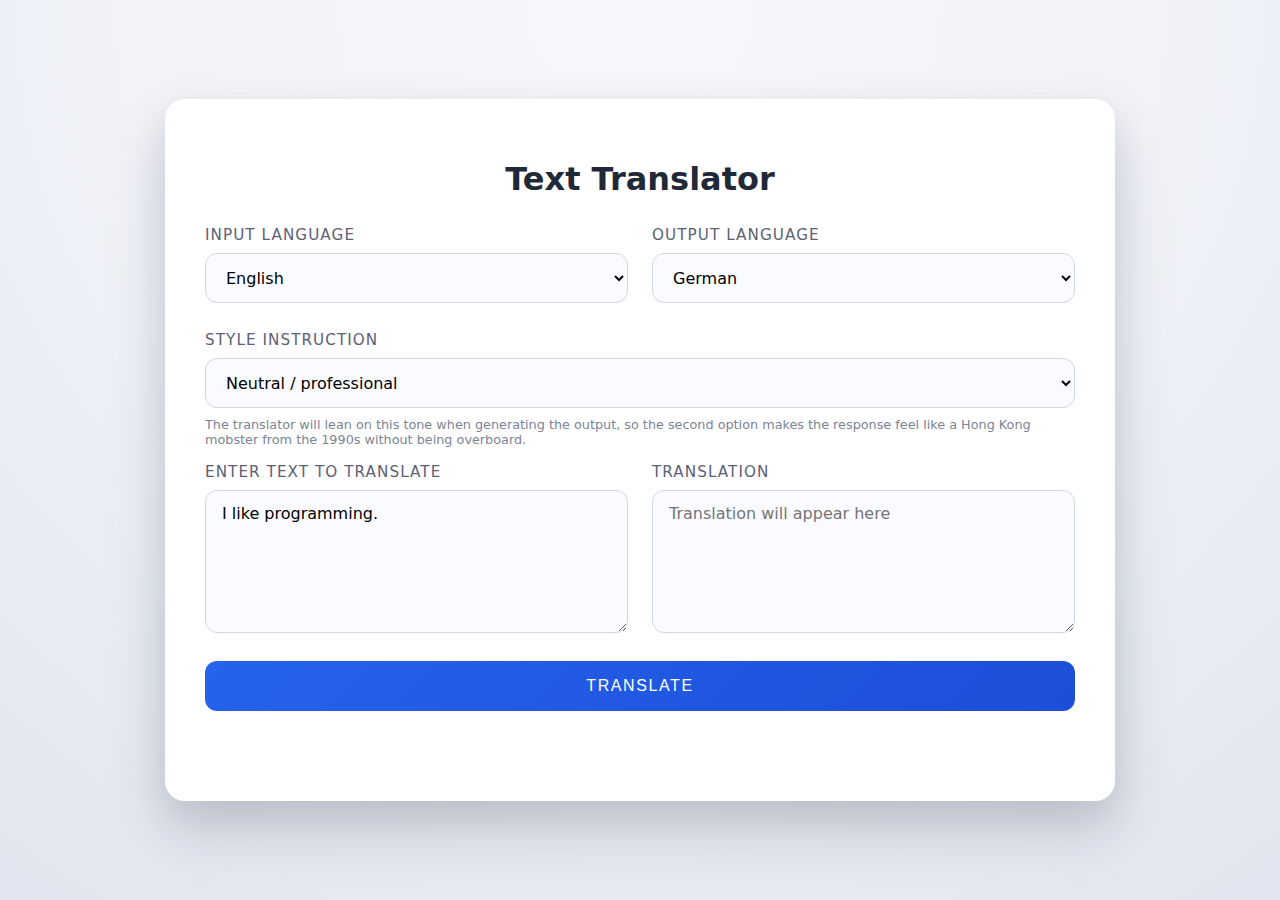
<file: index.html>
<!DOCTYPE html>
<html lang="en">
<head>
  <meta charset="UTF-8" />
  <meta name="viewport" content="width=device-width, initial-scale=1.0" />
  <title>Text Translator</title>
  <link rel="stylesheet" href="styles.css" />
</head>
<body>
  <main class="translator-shell">
    <h1>Text Translator</h1>
    <div class="translator-grid">
      <div class="field-group">
        <label for="input-lang">Input Language</label>
        <select id="input-lang">
          <option value="english">English</option>
          <option value="spanish">Spanish</option>
          <option value="french">French</option>
          <option value="chinese-mandarin">Chinese (Mandarin)</option>
        </select>
      </div>
      <div class="field-group">
        <label for="output-lang">Output Language</label>
        <select id="output-lang">
          <option value="german">German</option>
          <option value="english">English</option>
          <option value="italian">Italian</option>
          <option value="chinese-cantonese">Chinese (Cantonese)</option>
        </select>
      </div>
    </div>

    <div class="field-group style-group">
      <label for="style-select">Style instruction</label>
      <select id="style-select">
        <option value="default">Neutral / professional</option>
        <option value="hk-mafia-90s">90s Hong Kong mafia (slightly rude but controlled)</option>
      </select>
      <p class="instruction-note">
        The translator will lean on this tone when generating the output, so the second option
        makes the response feel like a Hong Kong mobster from the 1990s without being overboard.
      </p>
    </div>

    <div class="translator-grid">
      <div class="field-group textarea-group">
        <label for="input-text">Enter text to translate</label>
        <textarea id="input-text" rows="6">I like programming.</textarea>
      </div>
      <div class="field-group textarea-group">
        <label for="output-text">Translation</label>
        <textarea id="output-text" rows="6" readonly placeholder="Translation will appear here"></textarea>
      </div>
    </div>

    <button id="translate-btn">Translate</button>
    <p id="status-text" class="status-text" aria-live="polite"></p>
  </main>
  <script src="script.js"></script>
</body>
</html>
</file>
<file: styles.css>
/* Base layout */
:root {
  font-family: "Inter", system-ui, -apple-system, BlinkMacSystemFont, "Segoe UI", sans-serif;
  background-color: #f7f7f7;
  color: #1a2233;
}

* {
  box-sizing: border-box;
}

body {
  margin: 0;
  min-height: 100vh;
  display: flex;
  align-items: center;
  justify-content: center;
  background: radial-gradient(circle at top, #f6f7fb, #f1f3f8 45%, #e1e5ef 100%);
}

.translator-shell {
  width: min(950px, 90vw);
  padding: 2.5rem;
  background: #ffffff;
  border-radius: 20px;
  box-shadow: 0 30px 60px rgba(15, 23, 42, 0.15), 0 15px 35px rgba(15, 23, 42, 0.08);
}

.translator-shell h1 {
  text-align: center;
  font-size: 2rem;
  margin-bottom: 1.75rem;
  color: #1f2937;
}

.translator-grid {
  display: grid;
  gap: 1.5rem;
  grid-template-columns: repeat(auto-fit, minmax(230px, 1fr));
  margin-bottom: 1.75rem;
}

.field-group {
  display: flex;
  flex-direction: column;
  gap: 0.55rem;
}

label {
  font-size: 0.95rem;
  color: #5b6176;
  text-transform: uppercase;
  letter-spacing: 0.07em;
}

select,
textarea {
  border-radius: 12px;
  border: 1px solid #d3d7e0;
  padding: 0.85rem 1rem;
  font-size: 1rem;
  resize: vertical;
  font-family: inherit;
  background: #fafbff;
}

select:focus,
textarea:focus {
  outline: none;
  border-color: #2563eb;
  box-shadow: 0 0 0 2px rgba(37, 99, 235, 0.15);
}

textarea {
  min-height: 6.5rem;
}

.style-group {
  margin-bottom: 1rem;
}

.instruction-note {
  font-size: 0.8rem;
  color: #7b8498;
  margin: 0;
}

button {
  width: 100%;
  padding: 1rem;
  border-radius: 12px;
  border: none;
  background: linear-gradient(135deg, #2563eb, #1d4ed8);
  color: #fff;
  font-size: 1rem;
  letter-spacing: 0.1em;
  text-transform: uppercase;
  cursor: pointer;
  transition: transform 0.2s ease, box-shadow 0.2s ease;
}

button:hover {
  transform: translateY(-1px);
  box-shadow: 0 15px 30px rgba(37, 99, 235, 0.35);
}

button:disabled {
  opacity: 0.65;
  cursor: not-allowed;
  box-shadow: none;
}

.status-text {
  margin-top: 1rem;
  text-align: center;
  font-size: 0.9rem;
  color: #2563eb;
  min-height: 1.25rem;
}

@media (max-width: 600px) {
  .translator-shell {
    padding: 1.5rem;
  }
}

.image-shell {
  width: min(950px, 95vw);
  margin: 2rem auto;
  padding: 2.5rem;
  background: #ffffff;
  border-radius: 20px;
  box-shadow: 0 30px 60px rgba(15, 23, 42, 0.15), 0 15px 35px rgba(15, 23, 42, 0.08);
  display: flex;
  flex-direction: column;
  gap: 1.5rem;
}

.image-shell h1 {
  font-size: 2rem;
  color: #1f2937;
  margin: 0;
  text-align: center;
}

.image-shell p {
  margin: 0;
  color: #475569;
  text-align: center;
}

.image-form {
  display: flex;
  flex-wrap: wrap;
  gap: 1rem;
  align-items: center;
  justify-content: center;
}

.file-field {
  flex: 1;
  min-width: 220px;
  border: 2px dashed #d3d7e0;
  border-radius: 14px;
  padding: 1rem;
  text-align: center;
  cursor: pointer;
  background: #f8fafc;
  color: #475569;
  font-weight: 600;
  transition: border-color 0.2s ease;
}

.file-field:hover {
  border-color: #2563eb;
}

.file-field input {
  display: none;
}

.image-form button {
  flex: 0 0 220px;
}

.result-grid {
  display: grid;
  grid-template-columns: repeat(auto-fit, minmax(240px, 1fr));
  gap: 1.5rem;
  align-items: stretch;
}

.chart-card {
  background: #f8fafc;
  padding: 1rem;
  border-radius: 16px;
  min-height: 280px;
  display: flex;
  align-items: center;
  justify-content: center;
}

.chart-card canvas {
  width: 100% !important;
  height: 100% !important;
}

.macro-list {
  background: #fff;
  border-radius: 16px;
  border: 1px solid #e2e8f0;
  padding: 1.25rem;
  display: flex;
  flex-direction: column;
  gap: 0.75rem;
  min-height: 280px;
  box-shadow: inset 0 0 0 1px rgba(148, 163, 184, 0.1);
}

.macro-row {
  display: flex;
  justify-content: space-between;
  align-items: center;
  font-size: 1rem;
  color: #1f2937;
}

.macro-row strong {
  font-size: 1.1rem;
}

.analysis-output {
  background: #0f172a;
  color: #f1f5f9;
  border-radius: 12px;
  padding: 1rem;
  font-size: 0.9rem;
  max-height: 160px;
  overflow: auto;
  white-space: pre-wrap;
  margin: 0;
}
</file>
